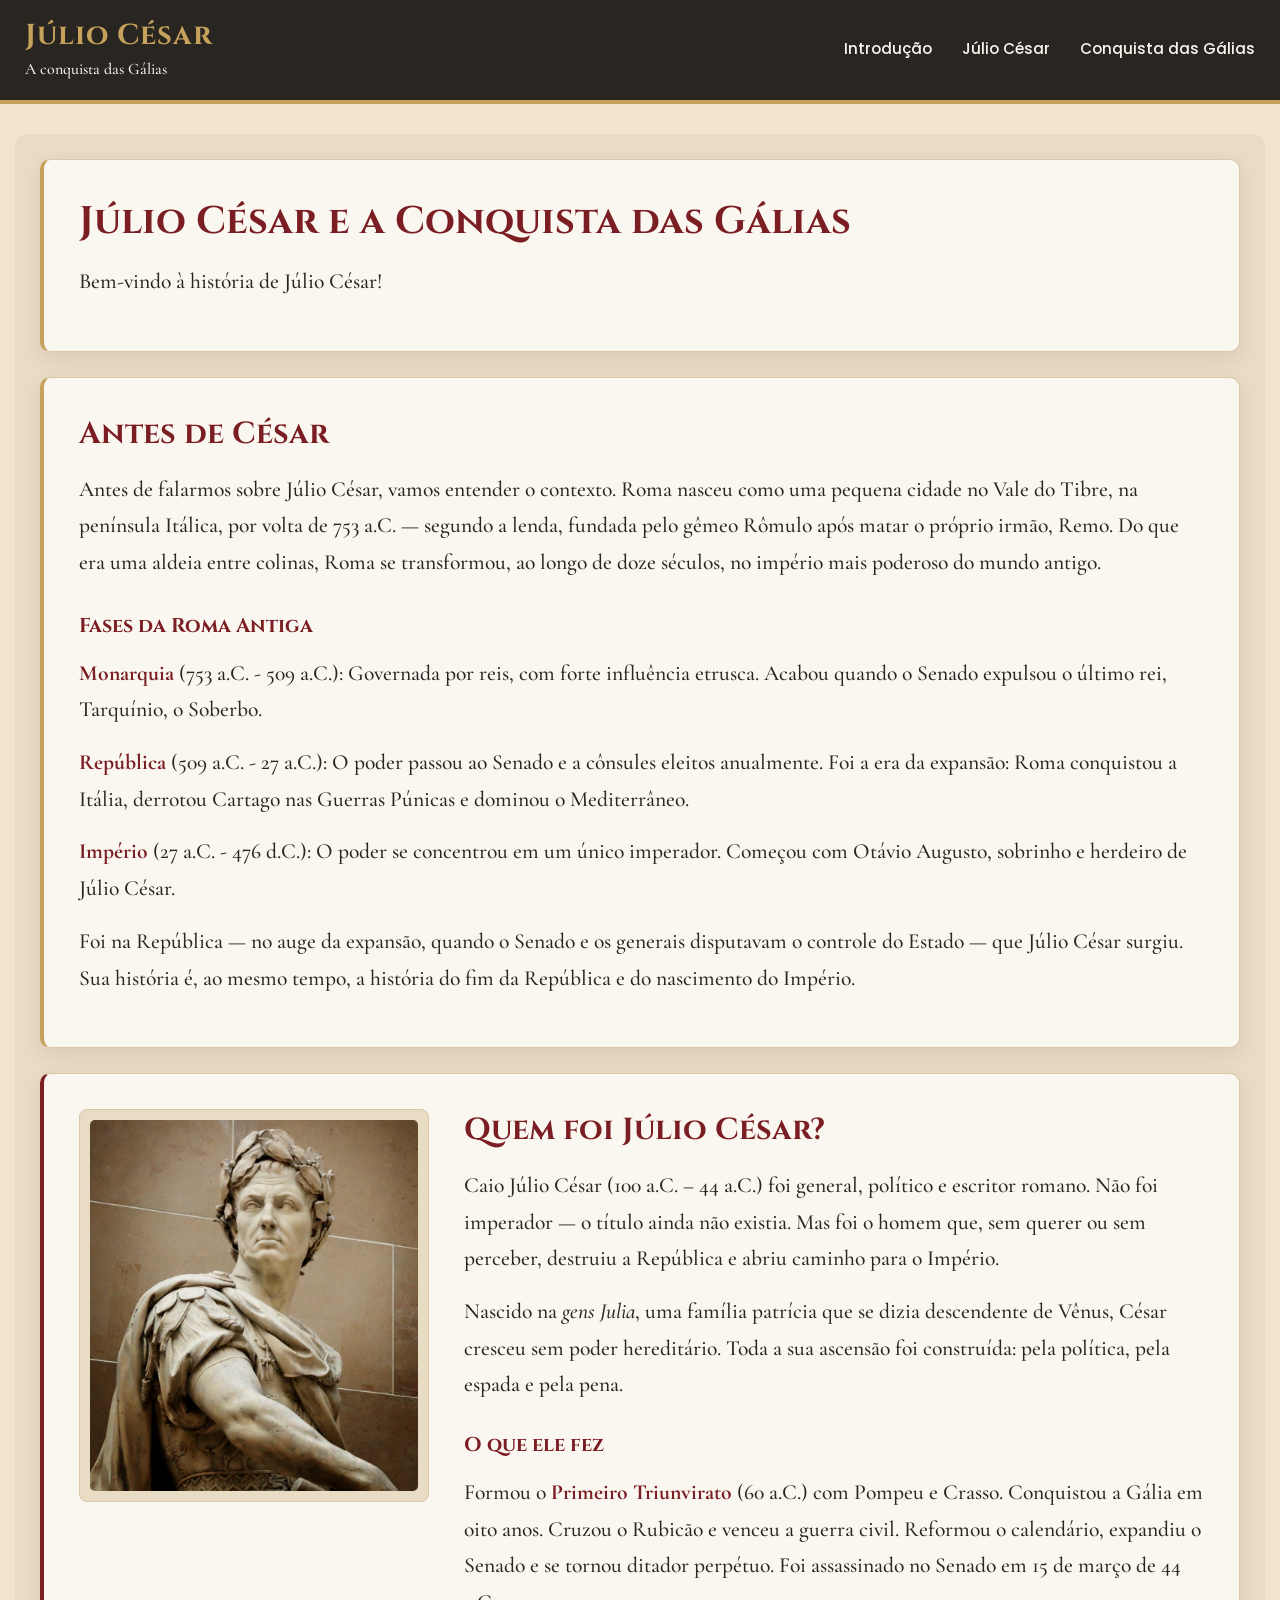
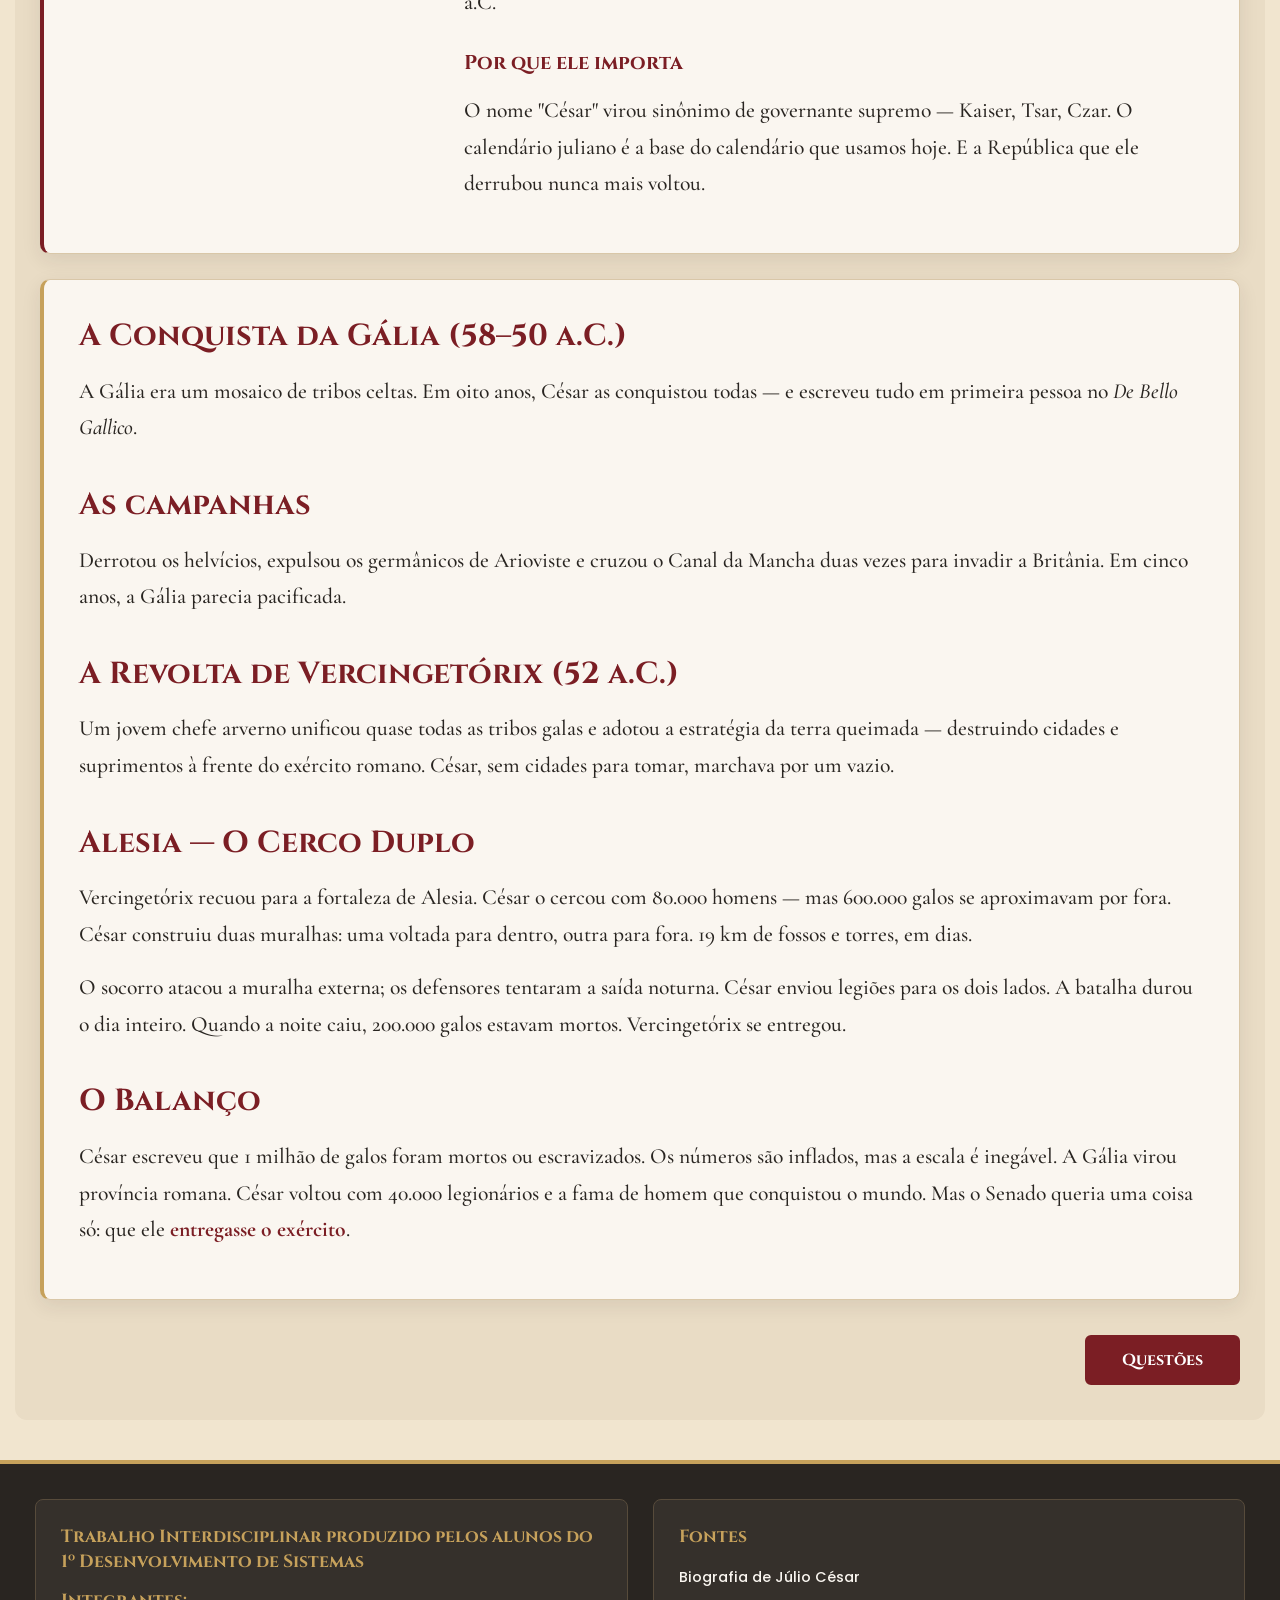
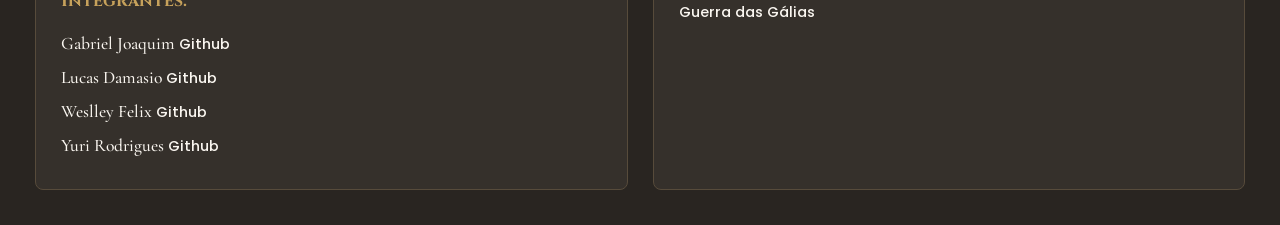
<file: index.html>
<!doctype html>
<html lang="pt-BR">
  <head>
    <meta charset="UTF-8" />
    <meta name="viewport" content="width=device-width, initial-scale=1.0" />
    <link rel="preconnect" href="https://fonts.googleapis.com" />
    <link rel="preconnect" href="https://fonts.gstatic.com" crossorigin />
    <link
      href="https://fonts.googleapis.com/css2?family=Cinzel:wght@400..900&family=Poppins:ital,wght@0,100;0,200;0,300;0,400;0,500;0,600;0,700;0,800;0,900;1,100;1,200;1,300;1,400;1,500;1,600;1,700;1,800;1,900&display=swap"
      rel="stylesheet"
    />
    <link rel="preconnect" href="https://fonts.googleapis.com" />
    <link rel="preconnect" href="https://fonts.gstatic.com" crossorigin />
    <link
      href="https://fonts.googleapis.com/css2?family=Cinzel:wght@400..900&family=Cormorant+Garamond:ital,wght@0,300..700;1,300..700&family=Poppins:ital,wght@0,100;0,200;0,300;0,400;0,500;0,600;0,700;0,800;0,900;1,100;1,200;1,300;1,400;1,500;1,600;1,700;1,800;1,900&display=swap"
      rel="stylesheet"
    />
    <link rel="stylesheet" href="style.css" />
    <title>Júlio César e a Conquista das Gálias</title>
  </head>
  <body>
    <nav class="navbar">
      <div class="menu">
        <div class="title">
          <h1>Júlio César</h1>
          <p>A conquista das Gálias</p>
        </div>
        <ul>
          <div class="nav-links">
            <li><a href="#intro">Introdução</a></li>
            <li><a href="#julio">Júlio César</a></li>
            <li><a href="#conq">Conquista das Gálias</a></li>
          </div>
        </ul>
      </div>
    </nav>

    <main>
      <div class="card">
        <h1>Júlio César e a Conquista das Gálias</h1>
        <p>Bem-vindo à história de Júlio César!</p>
      </div>

      <section class="card" id="intro">
        <h2>Antes de César</h2>
        <p>
          Antes de falarmos sobre Júlio César, vamos entender o contexto. Roma
          nasceu como uma pequena cidade no Vale do Tibre, na península Itálica,
          por volta de 753 a.C. — segundo a lenda, fundada pelo gêmeo Rômulo
          após matar o próprio irmão, Remo. Do que era uma aldeia entre colinas,
          Roma se transformou, ao longo de doze séculos, no império mais
          poderoso do mundo antigo.
        </p>
        <h3>Fases da Roma Antiga</h3>
        <p>
          <strong>Monarquia</strong> (753 a.C. - 509 a.C.): Governada por reis,
          com forte influência etrusca. Acabou quando o Senado expulsou o último
          rei, Tarquínio, o Soberbo.
        </p>
        <p>
          <strong>República</strong> (509 a.C. - 27 a.C.): O poder passou ao
          Senado e a cônsules eleitos anualmente. Foi a era da expansão: Roma
          conquistou a Itália, derrotou Cartago nas Guerras Púnicas e dominou o
          Mediterrâneo.
        </p>
        <p>
          <strong>Império</strong> (27 a.C. - 476 d.C.): O poder se concentrou
          em um único imperador. Começou com Otávio Augusto, sobrinho e herdeiro
          de Júlio César.
        </p>
        <p>
          Foi na República — no auge da expansão, quando o Senado e os generais
          disputavam o controle do Estado — que Júlio César surgiu. Sua história
          é, ao mesmo tempo, a história do fim da República e do nascimento do
          Império.
        </p>
      </section>

      <section class="julio" id="julio">
        <div class="julio-img">
          <img src="assets/julio_cesar.jpg" alt="Escultura de Júlio César" />
        </div>
        <div class="julio-text">
          <h2>Quem foi Júlio César?</h2>
          <p>
            Caio Júlio César (100 a.C. – 44 a.C.) foi general, político e
            escritor romano. Não foi imperador — o título ainda não existia. Mas
            foi o homem que, sem querer ou sem perceber, destruiu a República e
            abriu caminho para o Império.
          </p>

          <p>
            Nascido na <em>gens Julia</em>, uma família patrícia que se dizia
            descendente de Vênus, César cresceu sem poder hereditário. Toda a
            sua ascensão foi construída: pela política, pela espada e pela pena.
          </p>

          <h3>O que ele fez</h3>
          <p>
            Formou o <strong>Primeiro Triunvirato</strong> (60 a.C.) com Pompeu
            e Crasso. Conquistou a Gália em oito anos. Cruzou o Rubicão e venceu
            a guerra civil. Reformou o calendário, expandiu o Senado e se tornou
            ditador perpétuo. Foi assassinado no Senado em 15 de março de 44
            a.C.
          </p>

          <h3>Por que ele importa</h3>
          <p>
            O nome "César" virou sinônimo de governante supremo — Kaiser, Tsar,
            Czar. O calendário juliano é a base do calendário que usamos hoje. E
            a República que ele derrubou nunca mais voltou.
          </p>
        </div>
      </section>

      <section class="card" id="conq">
        <h2>A Conquista da Gália (58–50 a.C.)</h2>

        <p>
          A Gália era um mosaico de tribos celtas. Em oito anos, César as
          conquistou todas — e escreveu tudo em primeira pessoa no
          <em>De Bello Gallico</em>.
        </p>

        <h2>As campanhas</h2>
        <p>
          Derrotou os helvícios, expulsou os germânicos de Arioviste e cruzou o
          Canal da Mancha duas vezes para invadir a Britânia. Em cinco anos, a
          Gália parecia pacificada.
        </p>

        <h2>A Revolta de Vercingetórix (52 a.C.)</h2>
        <p>
          Um jovem chefe arverno unificou quase todas as tribos galas e adotou a
          estratégia da terra queimada — destruindo cidades e suprimentos à
          frente do exército romano. César, sem cidades para tomar, marchava por
          um vazio.
        </p>

        <h2>Alesia — O Cerco Duplo</h2>
        <p>
          Vercingetórix recuou para a fortaleza de Alesia. César o cercou com
          80.000 homens — mas 600.000 galos se aproximavam por fora. César
          construiu duas muralhas: uma voltada para dentro, outra para fora. 19
          km de fossos e torres, em dias.
        </p>
        <p>
          O socorro atacou a muralha externa; os defensores tentaram a saída
          noturna. César enviou legiões para os dois lados. A batalha durou o
          dia inteiro. Quando a noite caiu, 200.000 galos estavam mortos.
          Vercingetórix se entregou.
        </p>

        <h2>O Balanço</h2>
        <p>
          César escreveu que 1 milhão de galos foram mortos ou escravizados. Os
          números são inflados, mas a escala é inegável. A Gália virou província
          romana. César voltou com 40.000 legionários e a fama de homem que
          conquistou o mundo. Mas o Senado queria uma coisa só: que ele
          <strong>entregasse o exército</strong>.
        </p>
      </section>

      <div class="btn">
        <button class="btn-default">
          <a href="quest.html" class="btn-link">Questões</a>
        </button>
      </div>
    </main>

    <footer class="rodapé">
      <div class="card-rodapé">
        <h2>Trabalho Interdisciplinar produzido pelos alunos do 1º Desenvolvimento de Sistemas</h2>
        <h2>Integrantes:</h2>
        <div>

          <p>Gabriel Joaquim <a href="https://github.com/bielsnntos">Github</a></p>
          <p>Lucas Damasio <a href="https://github.com/Lukinhs">Github</a></p>
          <p>Weslley Felix <a href="https://github.com/WeslleyFelix15">Github</a></p>
          <p>Yuri Rodrigues <a href="https://github.com/yyur7">Github</a></p>
        </div>

      </div>
      <div class="card-rodapé">
        <h2>Fontes</h2>
        <a
          href="https://brasilescola.uol.com.br/biografia/caio-julio-cesar.htm#J%C3%BAlio+C%C3%A9sar+e+a+conquista+da+G%C3%A1lia"
          >Biografia de Júlio César</a
        >
        <a
          href="https://incrivelhistoria.com.br/alesia-cesar-conquista-galia/"
          target="_blank"
          rel="noopener"
          >Guerra das Gálias</a
        >
      </div>
    </footer>
  </body>
</html>
</file>
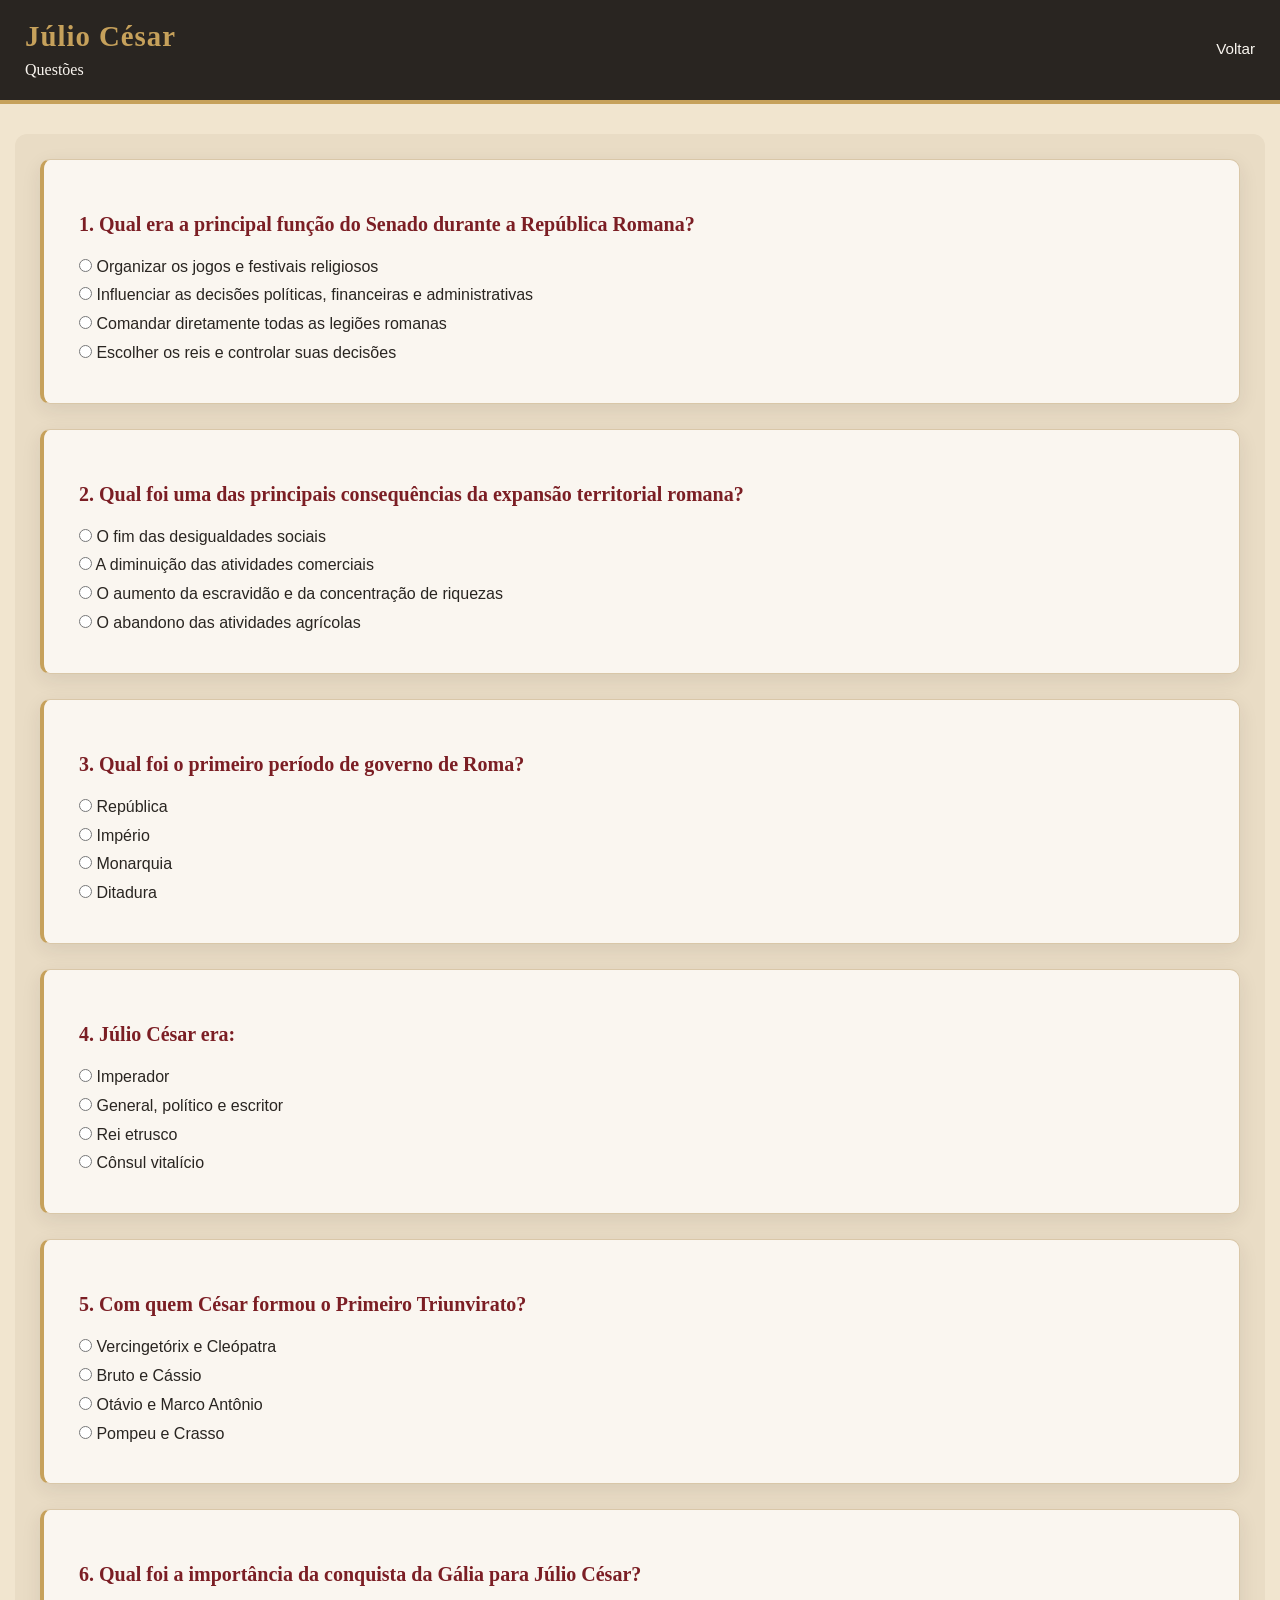
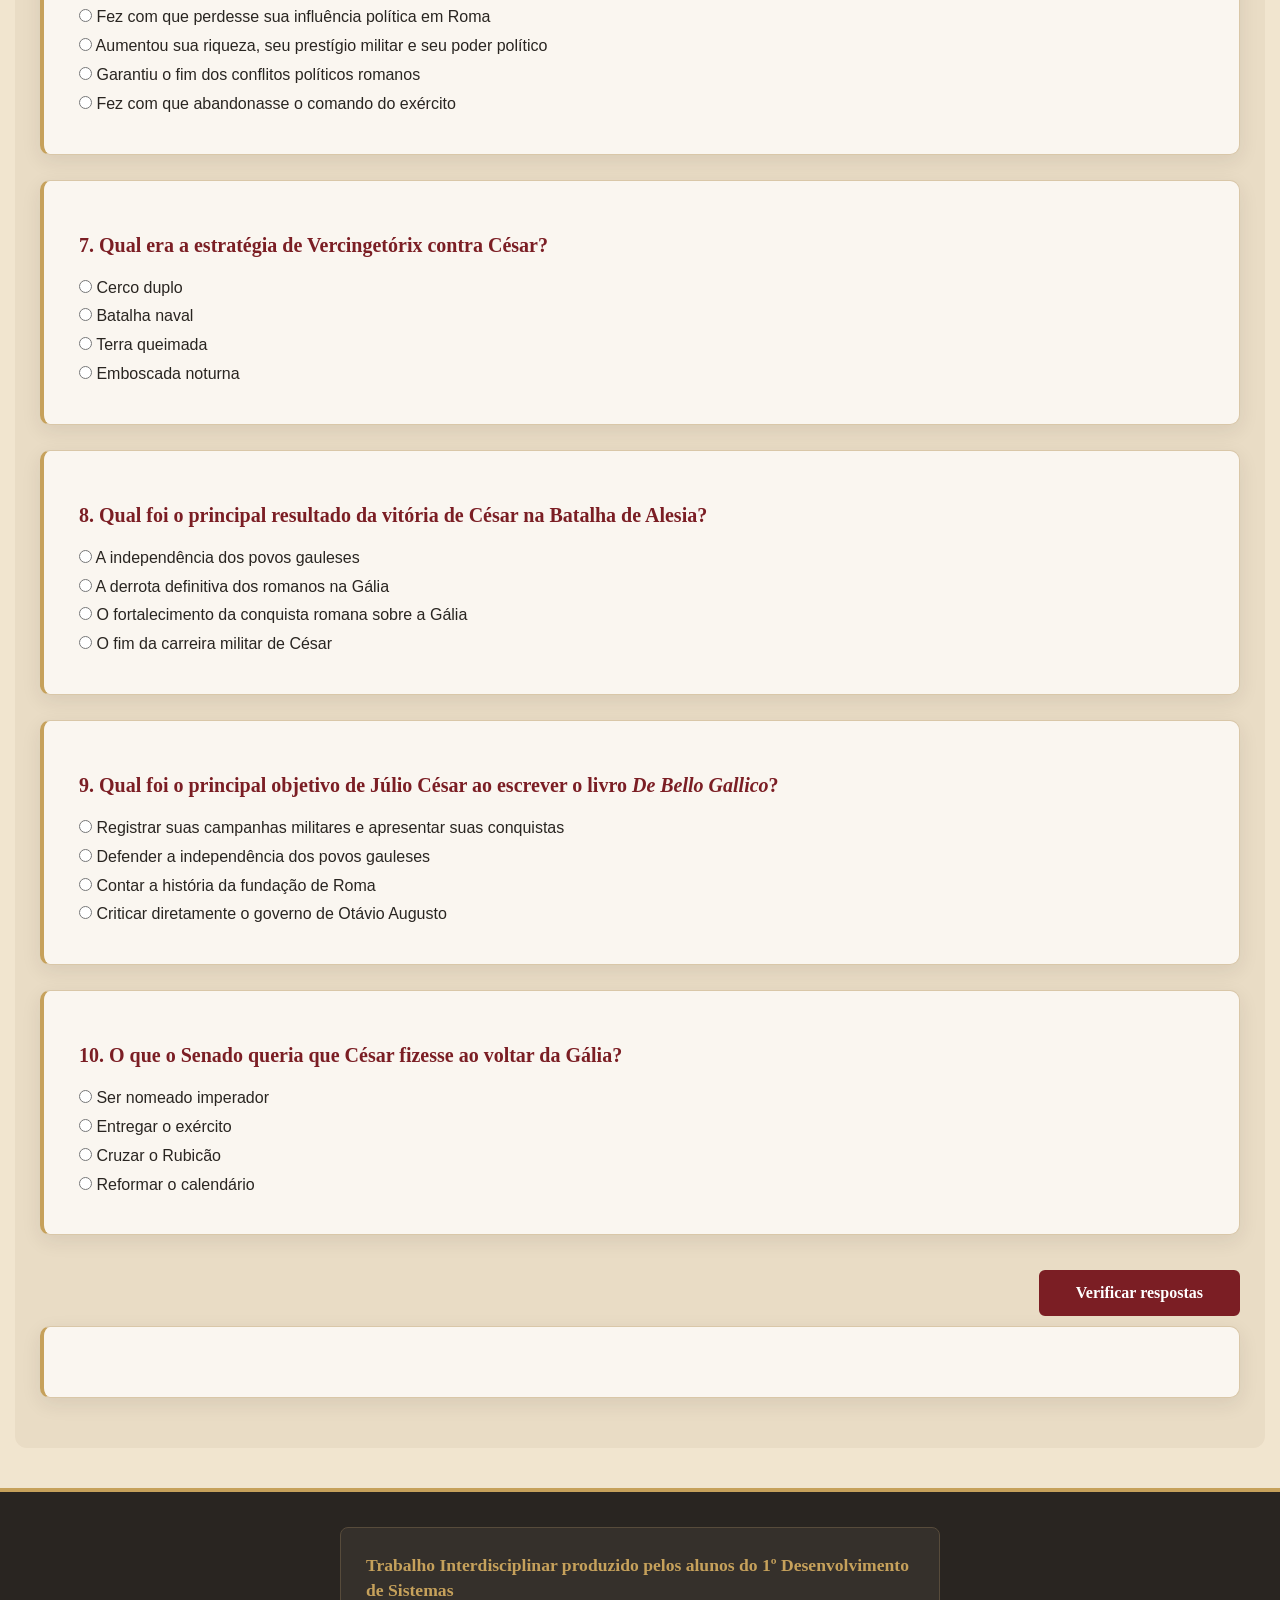
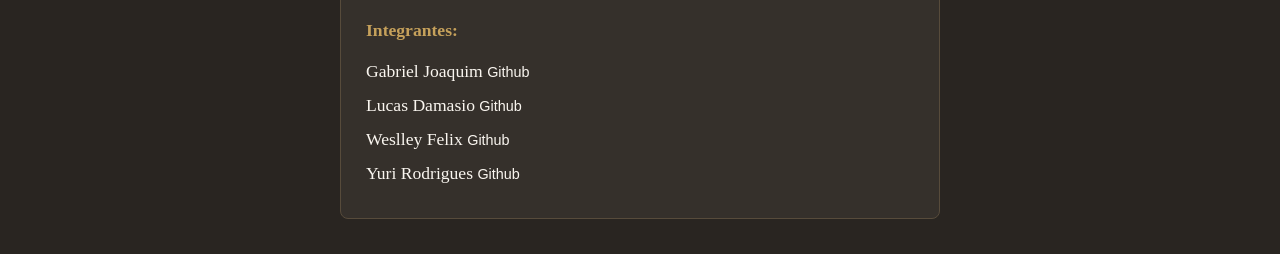
<file: quest.html>
<!doctype html>
<html lang="pt-BR">
  <head>
    <meta charset="UTF-8" />
    <meta name="viewport" content="width=device-width, initial-scale=1.0" />
    <link rel="stylesheet" href="style.css" />
    <title>Questões - Júlio César</title>
  </head>
  <body>
    <nav class="navbar">
      <div class="menu">
        <div class="title">
          <h1>Júlio César</h1>
          <p>Questões</p>
        </div>
        <ul>
          <div class="nav-links">
            <li><a href="index.html">Voltar</a></li>
          </div>
        </ul>
      </div>
    </nav>
    <main>
      <form id="quiz">
        <div class="card pergunta">
          <h3>
            1. Qual era a principal função do Senado durante a República Romana?
          </h3>
          <label
            ><input type="radio" name="q1" value="a" /> Organizar os jogos e
            festivais religiosos</label
          >
          <label
            ><input type="radio" name="q1" value="b" /> Influenciar as decisões
            políticas, financeiras e administrativas</label
          >
          <label
            ><input type="radio" name="q1" value="c" /> Comandar diretamente
            todas as legiões romanas</label
          >
          <label
            ><input type="radio" name="q1" value="d" /> Escolher os reis e
            controlar suas decisões</label
          >
        </div>

        <div class="card pergunta">
          <h3>
            2. Qual foi uma das principais consequências da expansão territorial
            romana?
          </h3>
          <label
            ><input type="radio" name="q2" value="a" /> O fim das desigualdades
            sociais</label
          >
          <label
            ><input type="radio" name="q2" value="b" /> A diminuição das
            atividades comerciais</label
          >
          <label
            ><input type="radio" name="q2" value="c" /> O aumento da escravidão
            e da concentração de riquezas</label
          >
          <label
            ><input type="radio" name="q2" value="d" /> O abandono das
            atividades agrícolas</label
          >
        </div>

        <div class="card pergunta">
          <h3>3. Qual foi o primeiro período de governo de Roma?</h3>
          <label><input type="radio" name="q3" value="a" /> República</label>
          <label><input type="radio" name="q3" value="b" /> Império</label>
          <label><input type="radio" name="q3" value="c" /> Monarquia</label>
          <label><input type="radio" name="q3" value="d" /> Ditadura</label>
        </div>

        <div class="card pergunta">
          <h3>4. Júlio César era:</h3>
          <label><input type="radio" name="q4" value="a" /> Imperador</label>
          <label
            ><input type="radio" name="q4" value="b" /> General, político e
            escritor</label
          >
          <label><input type="radio" name="q4" value="c" /> Rei etrusco</label>
          <label
            ><input type="radio" name="q4" value="d" /> Cônsul vitalício</label
          >
        </div>

        <div class="card pergunta">
          <h3>5. Com quem César formou o Primeiro Triunvirato?</h3>
          <label
            ><input type="radio" name="q5" value="a" /> Vercingetórix e
            Cleópatra</label
          >
          <label
            ><input type="radio" name="q5" value="b" /> Bruto e Cássio</label
          >
          <label
            ><input type="radio" name="q5" value="c" /> Otávio e Marco
            Antônio</label
          >
          <label
            ><input type="radio" name="q5" value="d" /> Pompeu e Crasso</label
          >
        </div>

        <div class="card pergunta">
          <h3>
            6. Qual foi a importância da conquista da Gália para Júlio César?
          </h3>
          <label
            ><input type="radio" name="q6" value="a" /> Fez com que perdesse sua
            influência política em Roma</label
          >
          <label
            ><input type="radio" name="q6" value="b" /> Aumentou sua riqueza,
            seu prestígio militar e seu poder político</label
          >
          <label
            ><input type="radio" name="q6" value="c" /> Garantiu o fim dos
            conflitos políticos romanos</label
          >
          <label
            ><input type="radio" name="q6" value="d" /> Fez com que abandonasse
            o comando do exército</label
          >
        </div>

        <div class="card pergunta">
          <h3>7. Qual era a estratégia de Vercingetórix contra César?</h3>
          <label><input type="radio" name="q7" value="a" /> Cerco duplo</label>
          <label
            ><input type="radio" name="q7" value="b" /> Batalha naval</label
          >
          <label
            ><input type="radio" name="q7" value="c" /> Terra queimada</label
          >
          <label
            ><input type="radio" name="q7" value="d" /> Emboscada noturna</label
          >
        </div>

        <div class="card pergunta">
          <h3>
            8. Qual foi o principal resultado da vitória de César na Batalha de
            Alesia?
          </h3>
          <label
            ><input type="radio" name="q8" value="a" /> A independência dos
            povos gauleses</label
          >
          <label
            ><input type="radio" name="q8" value="b" /> A derrota definitiva dos
            romanos na Gália</label
          >
          <label
            ><input type="radio" name="q8" value="c" /> O fortalecimento da
            conquista romana sobre a Gália</label
          >
          <label
            ><input type="radio" name="q8" value="d" /> O fim da carreira
            militar de César</label
          >
        </div>

        <div class="card">
          <h3>
            9. Qual foi o principal objetivo de Júlio César ao escrever o livro
            <em>De Bello Gallico</em>?
          </h3>
          <label
            ><input type="radio" name="q9" value="a" /> Registrar suas campanhas
            militares e apresentar suas conquistas</label
          >
          <label
            ><input type="radio" name="q9" value="b" /> Defender a independência
            dos povos gauleses</label
          >
          <label
            ><input type="radio" name="q9" value="c" /> Contar a história da
            fundação de Roma</label
          >
          <label
            ><input type="radio" name="q9" value="d" /> Criticar diretamente o
            governo de Otávio Augusto</label
          >
        </div>

        <div class="card">
          <h3>
            10. O que o Senado queria que César fizesse ao voltar da Gália?
          </h3>
          <label
            ><input type="radio" name="q10" value="a" /> Ser nomeado
            imperador</label
          >
          <label
            ><input type="radio" name="q10" value="b" /> Entregar o
            exército</label
          >
          <label
            ><input type="radio" name="q10" value="c" /> Cruzar o Rubicão</label
          >
          <label
            ><input type="radio" name="q10" value="d" /> Reformar o
            calendário</label
          >
        </div>

        <div class="btn">
          <button type="submit" class="btn-default">
            <a href="#" class="btn-link" onclick="verificar(event)"
              >Verificar respostas</a
            >
          </button>
        </div>

        <div id="resultado" class="card"></div>
      </form>
    </main>
    <footer class="rodapé">
      <div class="card-rodapé">
        <h2>
          Trabalho Interdisciplinar produzido pelos alunos do 1º Desenvolvimento
          de Sistemas
        </h2>
        <h2>Integrantes:</h2>
        <div>

          <p>Gabriel Joaquim <a href="https://github.com/bielsnntos">Github</a></p>
          <p>Lucas Damasio <a href="https://github.com/Lukinhs">Github</a></p>
          <p>Weslley Felix <a href="https://github.com/WeslleyFelix15">Github</a></p>
          <p>Yuri Rodrigues <a href="https://github.com/yyur7">Github</a></p>
        </div>
      </div>
      
    </footer>

    <script src="script.js"></script>
  </body>
</html>
</file>
<file: style.css>
/* ===== CONFIGURAÇÕES GERAIS ===== */

* {
  margin: 0;
  padding: 0;
  box-sizing: border-box;
}

:root {
  --a: #7b1e24;
  --h1: #7b1e24;
  --body: #f1e5cf;
  --p: #292521;
  --main: #e9dcc5;
  --card: #faf6f0;
  --navbar: #292521;
  --dourado: #c6a15b;
  --borda: #d9c7a8;
  --sombra: 0 6px 20px rgba(41, 37, 33, 0.09);
}

html {
  scroll-behavior: smooth;
  scroll-padding-top: 30px;
}

body {
  background-color: var(--body);
  color: var(--p);
  font-family: "Poppins", sans-serif;
  font-size: 1rem;
  line-height: 1.8;
}

/* ===== TIPOGRAFIA ===== */

h1,
h2,
h3 {
  font-family: "Cinzel", serif;
  font-weight: 700;
  color: var(--h1);
  line-height: 1.4;
  margin-bottom: 15px;
}

h1 {
  font-size: clamp(1.8rem, 3vw, 2.6rem);
}

h2 {
  font-size: clamp(1.4rem, 2.5vw, 1.9rem);
}

h3 {
  font-size: 1.25rem;
}

p {
  font-family: "Cormorant Garamond", serif;
  font-size: 1.35rem;
  font-weight: 500;
  line-height: 1.7;
  color: var(--p);
  margin-bottom: 16px;
}

strong {
  color: var(--a);
  font-weight: 700;
}

a {
  font-family: "Poppins", sans-serif;
  font-size: 0.95rem;
  font-weight: 500;
  color: var(--a);
  text-decoration: none;
  transition: color 0.25s ease;
}

a:hover {
  color: #a47a38;
}

/* ===== ESTRUTURA ===== */

main {
  max-width: 1250px;
  margin: 30px auto;
  padding: 25px;
  background-color: var(--main);
  border-radius: 12px;
}

section {
  scroll-margin-top: 25px;
}

img {
  display: block;
  max-width: 100%;
  height: auto;
}

/* ===== NAVBAR ===== */

.navbar {
  background-color: var(--navbar);
  padding: 16px 25px;
  border-bottom: 4px solid var(--dourado);
}

.menu {
  max-width: 1250px;
  margin: 0 auto;
  display: flex;
  align-items: center;
  justify-content: space-between;
  gap: 30px;
}

.title {
  display: flex;
  flex-direction: column;
  align-items: flex-start;
}

.title h1 {
  color: var(--dourado);
  font-size: 1.8rem;
  margin-bottom: 0;
  letter-spacing: 1px;
}

.title p {
  color: var(--card);
  font-size: 1rem;
  margin: 0;
}

.menu ul {
  list-style: none;
}

.nav-links {
  display: flex;
  align-items: center;
  justify-content: center;
  flex-wrap: wrap;
  gap: 30px;
}

.nav-links a {
  color: var(--card);
  position: relative;
  padding-bottom: 5px;
}

.nav-links a::after {
  content: "";
  position: absolute;
  bottom: 0;
  left: 0;
  width: 0;
  height: 2px;
  background-color: var(--dourado);
  transition: width 0.3s ease;
}

.nav-links a:hover {
  color: var(--dourado);
}

.nav-links a:hover::after {
  width: 100%;
}

/* ===== CARDS ===== */

.card {
  background-color: var(--card);
  padding: 35px;
  border-radius: 10px;
  border: 1px solid var(--borda);
  border-left: 4px solid var(--dourado);
  margin-bottom: 25px;

  display: flex;
  flex-direction: column;
  align-items: flex-start;

  box-shadow: var(--sombra);
  transition:
    transform 0.3s ease,
    box-shadow 0.3s ease;
}

.card:hover {
  transform: translateY(-4px);
  box-shadow: 0 10px 28px rgba(41, 37, 33, 0.14);
}

.card h2:not(:first-child) {
  margin-top: 22px;
}

.card h3 {
  margin-top: 15px;
}

/* ===== SEÇÃO JÚLIO CÉSAR ===== */

.julio {
  display: flex;
  flex-direction: row;
  align-items: flex-start;
  justify-content: center;
  gap: 35px;

  background-color: var(--card);
  padding: 35px;
  margin-bottom: 25px;

  border-radius: 10px;
  border: 1px solid var(--borda);
  border-left: 4px solid var(--a);

  box-shadow: var(--sombra);
  transition:
    transform 0.3s ease,
    box-shadow 0.3s ease;
}

.julio:hover {
  transform: translateY(-4px);
  box-shadow: 0 10px 28px rgba(41, 37, 33, 0.14);
}

.julio-img {
  flex: 0 0 35%;
  max-width: 350px;
  background-color: var(--main);
  padding: 10px;
  border: 1px solid var(--borda);
  border-radius: 8px;
}

.julio-img img {
  width: 100%;
  height: auto;
  max-height: 500px;
  object-fit: cover;
  border-radius: 5px;
}

.julio-text {
  flex: 1;
  min-width: 0;
  display: flex;
  flex-direction: column;
  align-items: flex-start;
}

.julio-text h3 {
  margin-top: 12px;
}

/* ===== BOTÃO ===== */

.btn {
  display: flex;
  justify-content: flex-end;
  padding: 10px 0;
}

/* Estilo do botão existente */
.btn-default {
  background-color: var(--a);
  border: 2px solid var(--a);
  border-radius: 6px;
  padding: 0;
  cursor: pointer;

  transition:
    background-color 0.3s ease,
    transform 0.3s ease,
    box-shadow 0.3s ease;
}

.btn-default:hover {
  background-color: #5b161b;
  transform: translateY(-3px);
  box-shadow: 0 6px 16px rgba(123, 30, 36, 0.25);
}

.btn-link {
  display: block;
  padding: 12px 35px;
  color: #ffffff;
  font-family: "Cinzel", serif;
  font-size: 1rem;
  font-weight: 700;
}

.btn-link:hover {
  color: var(--dourado);
}

/* ===== RODAPÉ ===== */

.rodapé {
  background-color: var(--navbar);
  border-top: 4px solid var(--dourado);

  padding: 35px;
  margin-top: 40px;

  display: flex;
  justify-content: center;
  align-items: stretch;
  gap: 25px;
}

.card-rodapé {
  flex: 1;
  max-width: 600px;

  background-color: #35302b;
  padding: 25px;

  border: 1px solid #574b3b;
  border-radius: 8px;

  display: flex;
  flex-direction: column;
  align-items: flex-start;
  gap: 10px;

  transition:
    transform 0.3s ease,
    box-shadow 0.3s ease;
}

.card-rodapé:hover {
  transform: translateY(-4px);
  box-shadow: 0 8px 20px rgba(0, 0, 0, 0.2);
}

.card-rodapé h2 {
  color: var(--dourado);
  font-size: 1.1rem;
  margin-bottom: 5px;
}

.card-rodapé p {
  color: var(--card);
  font-size: 1.1rem;
  margin-bottom: 4px;
}

.card-rodapé a {
  color: var(--card);
  font-size: 0.9rem;
  overflow-wrap: anywhere;
}

.card-rodapé a:hover {
  color: var(--dourado);
}

/* ===== RESPONSIVIDADE ===== */

/* Tablets */
@media (max-width: 1024px) {
  main {
    margin: 20px;
    padding: 20px;
  }

  .menu {
    gap: 20px;
  }

  .nav-links {
    gap: 18px;
  }

  .julio {
    gap: 25px;
    padding: 25px;
  }

  .julio-img {
    flex-basis: 35%;
  }
}

/* Celulares e tablets pequenos */
@media (max-width: 768px) {
  .navbar {
    padding: 20px 15px;
  }

  .menu {
    flex-direction: column;
    text-align: center;
    gap: 15px;
  }

  .title {
    align-items: center;
  }

  .nav-links {
    flex-direction: column;
    gap: 10px;
  }

  main {
    margin: 15px;
    padding: 15px;
  }

  .card {
    padding: 22px;
  }

  .julio {
    flex-direction: column;
    align-items: center;
    padding: 22px;
  }

  .julio-img {
    width: 100%;
    max-width: 400px;
    flex-basis: auto;
  }

  .julio-text {
    width: 100%;
  }

  .rodapé {
    flex-direction: column;
    align-items: stretch;
    padding: 20px;
    gap: 15px;
  }

  .card-rodapé {
    max-width: none;
    width: 100%;
  }

  .btn {
    justify-content: center;
  }

  .btn-default {
    width: 100%;
  }

  p {
    font-size: 1.2rem;
  }
}

/* Celulares pequenos */
@media (max-width: 480px) {
  main {
    margin: 8px;
    padding: 8px;
  }

  .navbar {
    padding: 15px 10px;
  }

  .title h1 {
    font-size: 1.5rem;
  }

  .card,
  .julio {
    padding: 16px;
    margin-bottom: 15px;
  }

  .julio-img {
    padding: 6px;
  }

  .rodapé {
    padding: 12px;
  }

  .card-rodapé {
    padding: 18px;
  }

  h1 {
    font-size: 1.6rem;
  }

  h2 {
    font-size: 1.35rem;
  }

  h3 {
    font-size: 1.1rem;
  }

  p {
    font-size: 1.1rem;
  }

  .btn-link {
    padding: 12px 20px;
  }
}

/* Acessibilidade: reduzir animações */
@media (prefers-reduced-motion: reduce) {
  *,
  *::before,
  *::after {
    scroll-behavior: auto !important;
    transition-duration: 0.01ms !important;
    animation-duration: 0.01ms !important;
  }
}
</file>
